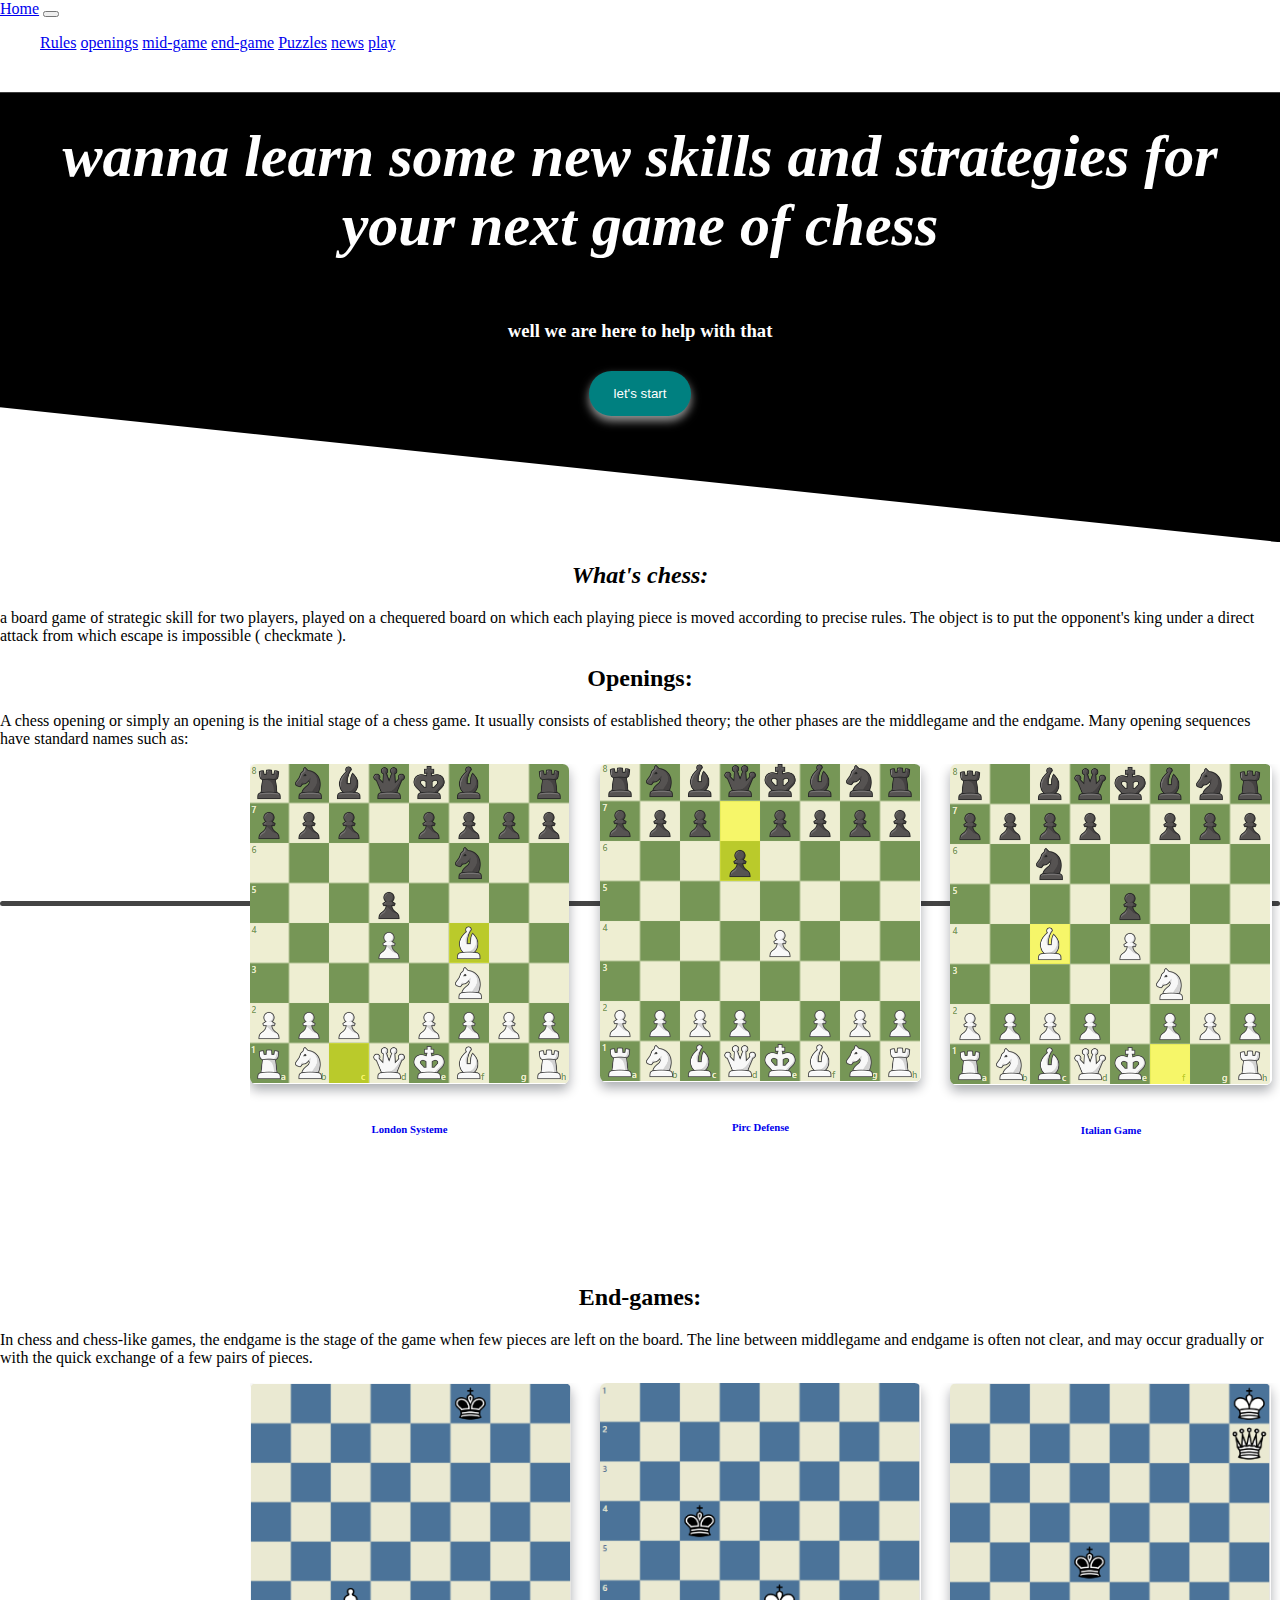
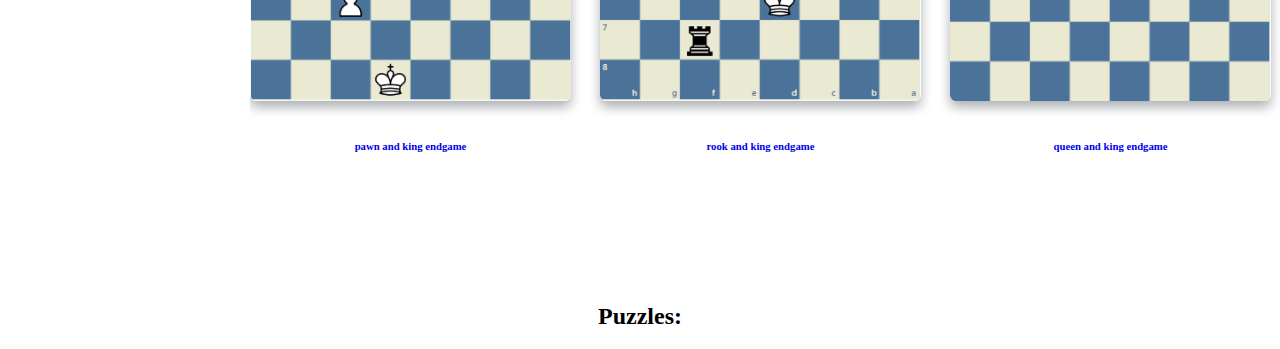
<file: index.html>
<!doctype html>
<html lang="en">
  <head>
    <meta charset="utf-8">
    <meta name="viewport" content="width=device-width, initial-scale=1">
    <link href="https://cdn.jsdelivr.net/npm/bootstrap@5.1.3/dist/css/bootstrap.min.css" rel="stylesheet" integrity="sha384-1BmE4kWBq78iYhFldvKuhfTAU6auU8tT94WrHftjDbrCEXSU1oBoqyl2QvZ6jIW3" crossorigin="anonymous">
    <link rel="stylesheet" href="assets/index.css">
    <title>Hello, world!</title>
  </head>
  <body>
    <script src="https://cdn.jsdelivr.net/npm/bootstrap@5.1.3/dist/js/bootstrap.bundle.min.js" integrity="sha384-ka7Sk0Gln4gmtz2MlQnikT1wXgYsOg+OMhuP+IlRH9sENBO0LRn5q+8nbTov4+1p" crossorigin="anonymous"></script>
    
    <nav class="navbar navbar-expand-lg navbar-light bg-light">
      <div class="container-fluid">
        <a class="navbar-brand" href="index.html">Home</a>
        <button class="navbar-toggler" type="button" data-bs-toggle="collapse" data-bs-target="#navbarNav" aria-controls="navbarNav" aria-expanded="false" aria-label="Toggle navigation">
          <span class="navbar-toggler-icon"></span>
        </button>
        <div class="collapse navbar-collapse" id="navbarNav">
          <ul class="navbar-nav">
            <li class="nav-item">
              <a class="nav-link active" aria-current="page" href="#">Rules</a>
            </li>
            <li class="nav-item">
              <a class="nav-link" href="index.html#opening">openings</a>
            </li>
            <li class="nav-item">
              <a class="nav-link" href="index.html#mid-game">mid-game</a>
            </li>
            <li class="nav-item">
              <a class="nav-link" href="index.html#end-game">end-game</a>
            </li>
            <li class="nav-item">
              <a class="nav-link" href="index.html#Puzzles">Puzzles</a>
            </li>
            <li class="nav-item">
              <a class="nav-link" href="index.html#news">news</a>
            </li>
            <li class="nav-item">
              <a class="nav-link" href="index.html#play">play</a>
            </li>
          </ul>
        </div>
      </div>
    </nav>
    <div class="background">
      <h1><em>wanna learn some new skills and strategies for your next game of chess</em> </h1>
      <h3>well we are here to help with that</h3>
      <button class="start">let's start</button>
      
    </div>

      <container class="main-containers">
        <h2 class="main-heads"><em>What's chess:</em> </h2>
        <p>
            a board game of strategic skill for two players, played on a chequered board on which each playing piece is moved according to precise rules. The object is to put the opponent's king under a direct attack from which escape is impossible ( checkmate ).
        </p>
        

    </container>

    <container>
        <h2 class="main-heads" id="opening" name="opening">Openings:</h2>
        <p>
            A chess opening or simply an opening is the initial stage of a chess game. It usually consists of established theory; the other phases are the middlegame and the endgame. Many opening sequences have standard names such as:
        </p>

        <div class="opening-div">
            <div class="Openings-1">
              <a href="assets/london.html">
            <img src="assets/LondonSysteme.png" alt="London System">
            <h6>London Systeme</h6>
          </a>
        </div>
        <div class="Openings-2">
          <a href="assets/italian.html">
            <img src="assets/ItalianGame.png" alt="Italian Game">
            <h6>Italian Game</h6>
          </a>
        </div>
        <div class="Openings-3">
          <a href="assets/pirc.html">
            <img src="assets/PircDefense.png" alt="Pirc Defense">
            <h6>Pirc Defense</h6>
          </a>
        </div>
        </div>
        
    </container>

    <container>
        <h2 class="main-heads" id="end-game">End-games:</h2>
        <p>
            In chess and chess-like games, the endgame is the stage of the game when few pieces are left on the board. The line between middlegame and endgame is often not clear, and may occur gradually or with the quick exchange of a few pairs of pieces.
        </p>

        <div class="ending-div">
          <div class="ending-1">
            <a href="assets/pawn.html">
          <img src="assets/pawn.png" alt="Pawn endgame" class="endgame-img">
          <h6>pawn and king endgame</h6>
        </a>
      </div>
      <div class="ending-2">
        <a href="assets/queen.html">
          <img src="assets/queen.png" alt="Queen endgame" class="endgame-img">
          <h6>queen and king endgame</h6>
        </a>
      </div>
      <div class="ending-3">
        <a href="assets/rook.html">
          <img src="assets/rook.png" alt="Rook endgame" class="endgame-img">
          <h6>rook and king endgame</h6>
        </a>
      </div>
      </div>
        

    </container>

    <container>
        <h2 class="main-heads" id="Puzzles">Puzzles:</h2>
    </container>



  </body>
</html>
</file>
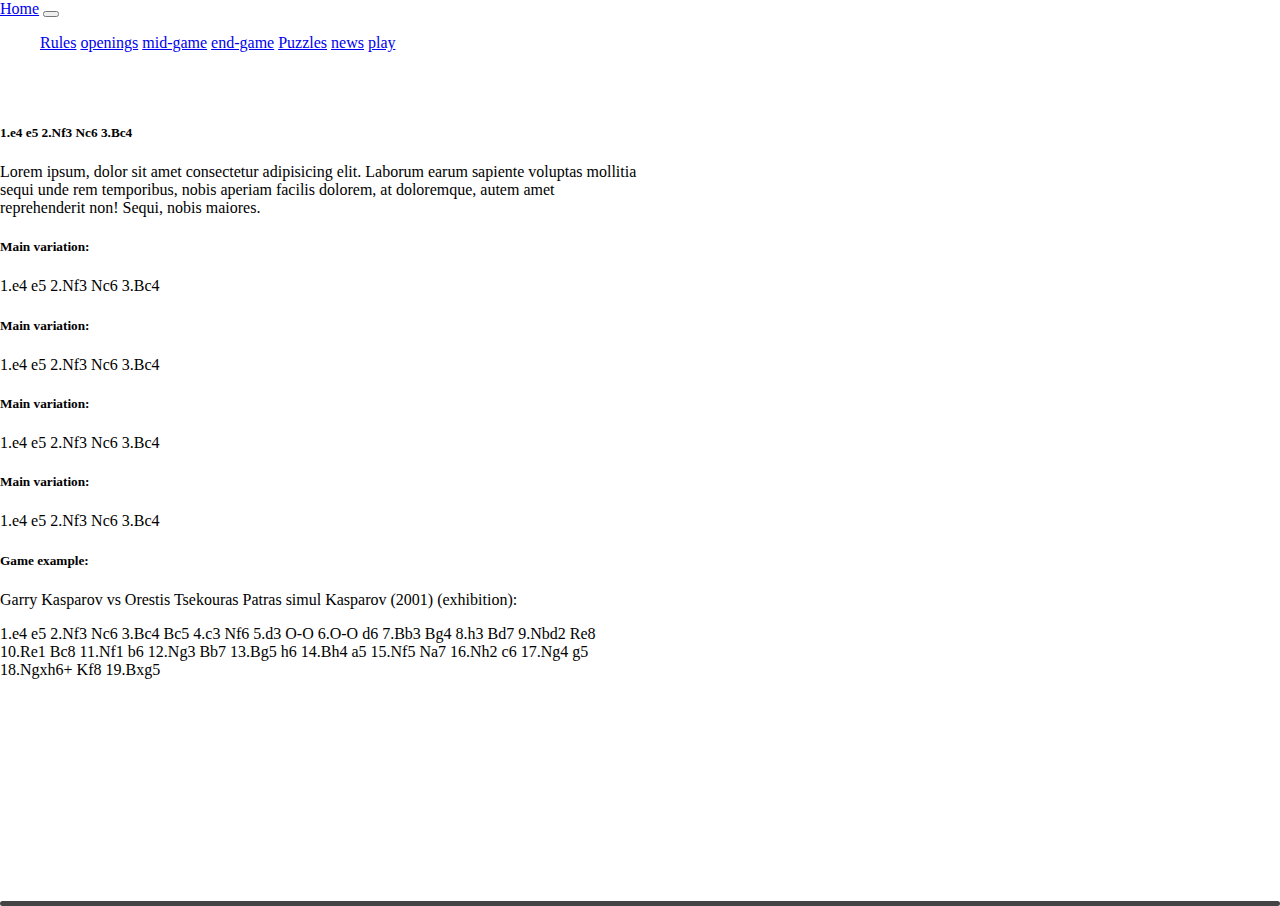
<file: assets/italian.html>
<!doctype html>
<html lang="en">
  <head>
    <meta charset="utf-8">
    <meta name="viewport" content="width=device-width, initial-scale=1">
    <link href="https://cdn.jsdelivr.net/npm/bootstrap@5.1.3/dist/css/bootstrap.min.css" rel="stylesheet" integrity="sha384-1BmE4kWBq78iYhFldvKuhfTAU6auU8tT94WrHftjDbrCEXSU1oBoqyl2QvZ6jIW3" crossorigin="anonymous">
    <link rel="stylesheet" href="/assets/index.css">
    <title>Hello, world!</title>
  </head>
  <body>
    <script src="https://cdn.jsdelivr.net/npm/bootstrap@5.1.3/dist/js/bootstrap.bundle.min.js" integrity="sha384-ka7Sk0Gln4gmtz2MlQnikT1wXgYsOg+OMhuP+IlRH9sENBO0LRn5q+8nbTov4+1p" crossorigin="anonymous"></script>
    
    <nav class="navbar navbar-expand-lg navbar-light bg-light">
      <div class="container-fluid">
        <a class="navbar-brand" href="index.html">Home</a>
        <button class="navbar-toggler" type="button" data-bs-toggle="collapse" data-bs-target="#navbarNav" aria-controls="navbarNav" aria-expanded="false" aria-label="Toggle navigation">
          <span class="navbar-toggler-icon"></span>
        </button>
        <div class="collapse navbar-collapse" id="navbarNav">
          <ul class="navbar-nav">
            <li class="nav-item">
              <a class="nav-link active" aria-current="page" href="#">Rules</a>
            </li>
            <li class="nav-item">
              <a class="nav-link" href="index.html#opening">openings</a>
            </li>
            <li class="nav-item">
              <a class="nav-link" href="index.html#mid-game">mid-game</a>
            </li>
            <li class="nav-item">
              <a class="nav-link" href="index.html#end-game">end-game</a>
            </li>
            <li class="nav-item">
              <a class="nav-link" href="index.html#Puzzles">Puzzles</a>
            </li>
            <li class="nav-item">
              <a class="nav-link" href="index.html#news">news</a>
            </li>
            <li class="nav-item">
              <a class="nav-link" href="index.html#play">play</a>
            </li>
          </ul>
        </div>
      </div>
    </nav>

    
<H3>The Italian Game:  <h5>1.e4 e5 2.Nf3 Nc6 3.Bc4</h5> </H3>
<div class="opening-var-div">

<p>
  Lorem ipsum, dolor sit amet consectetur adipisicing elit. Laborum earum sapiente voluptas mollitia sequi unde rem temporibus, nobis aperiam facilis dolorem, at doloremque, autem amet reprehenderit non! Sequi, nobis maiores.
</p>

<!-- variations (first board) -->

<h5>Main variation:</h5>
<p>1.e4 e5 2.Nf3 Nc6 3.Bc4</p>
<h5>Main variation:</h5>
<p>1.e4 e5 2.Nf3 Nc6 3.Bc4</p>
<h5>Main variation:</h5>
<p>1.e4 e5 2.Nf3 Nc6 3.Bc4</p>
<h5>Main variation:</h5>
<p>1.e4 e5 2.Nf3 Nc6 3.Bc4</p>

<!-- Game example (second board ) -->

<h5>Game example:</h5>
<p>Garry Kasparov vs Orestis Tsekouras
  Patras simul Kasparov (2001) (exhibition):  </p>
<p>
  1.e4 e5 2.Nf3 Nc6 3.Bc4 Bc5 4.c3 Nf6 5.d3 O-O 6.O-O d6 7.Bb3 Bg4 8.h3 Bd7 9.Nbd2 Re8 10.Re1 Bc8 11.Nf1 b6 12.Ng3 Bb7 13.Bg5 h6 14.Bh4 a5 15.Nf5 Na7 16.Nh2 c6 17.Ng4 g5 18.Ngxh6+ Kf8 19.Bxg5
  </p>
</div>

<!-- chess board in here ! (x2)-->

<div>

</div>



  </body>
</html>
</file>
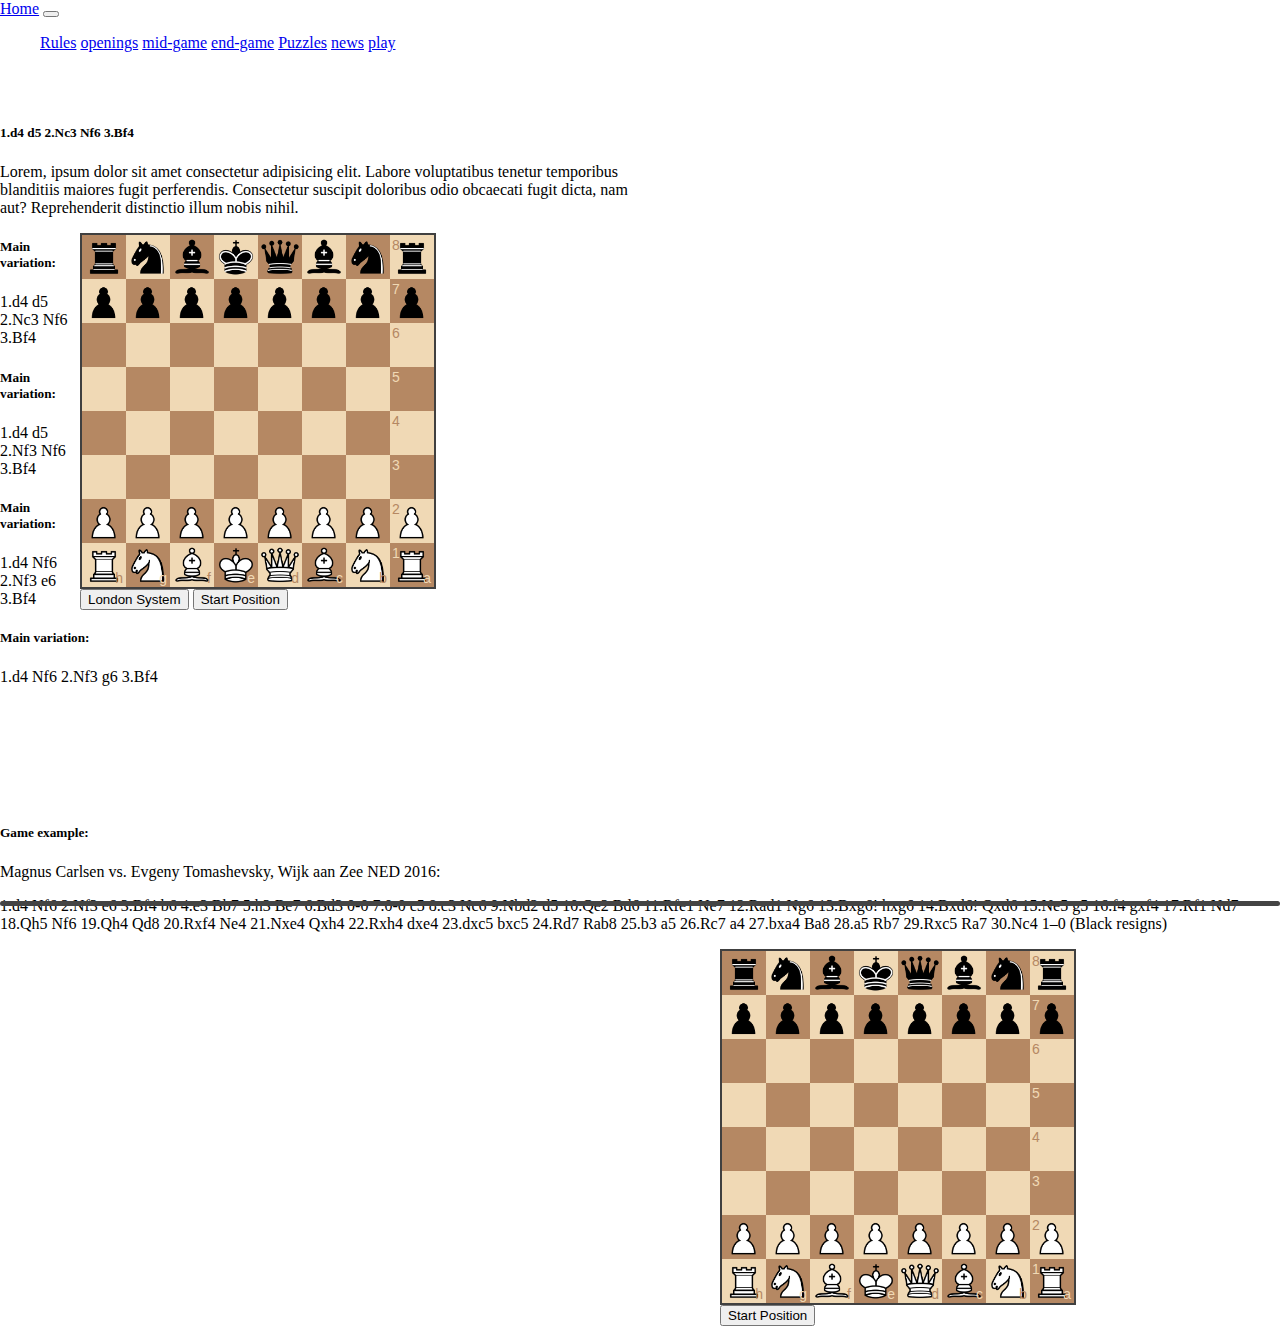
<file: assets/london.html>
<!doctype html>
<html lang="en">
  <head>
    <meta charset="utf-8">
    <meta name="viewport" content="width=device-width, initial-scale=1">
    <link href="https://cdn.jsdelivr.net/npm/bootstrap@5.1.3/dist/css/bootstrap.min.css" rel="stylesheet" integrity="sha384-1BmE4kWBq78iYhFldvKuhfTAU6auU8tT94WrHftjDbrCEXSU1oBoqyl2QvZ6jIW3" crossorigin="anonymous">
    

    <!-- library code -->
    <link rel="stylesheet" href="css/chessboard-1.0.0.min.css">
    <script src="https://code.jquery.com/jquery-1.12.4.min.js"></script>
    <script src="js/chessboard-1.0.0.min.js"></script>

    <!-- library code ends -->

    <link rel="stylesheet" href="index.css">
    <title>Hello, world!</title>
  </head>
  <body>
    <script src="https://cdn.jsdelivr.net/npm/bootstrap@5.1.3/dist/js/bootstrap.bundle.min.js" integrity="sha384-ka7Sk0Gln4gmtz2MlQnikT1wXgYsOg+OMhuP+IlRH9sENBO0LRn5q+8nbTov4+1p" crossorigin="anonymous"></script>
    
    <nav class="navbar navbar-expand-lg navbar-light bg-light">
      <div class="container-fluid">
        <a class="navbar-brand" href="index.html">Home</a>
        <button class="navbar-toggler" type="button" data-bs-toggle="collapse" data-bs-target="#navbarNav" aria-controls="navbarNav" aria-expanded="false" aria-label="Toggle navigation">
          <span class="navbar-toggler-icon"></span>
        </button>
        <div class="collapse navbar-collapse" id="navbarNav">
          <ul class="navbar-nav">
            <li class="nav-item">
              <a class="nav-link active" aria-current="page" href="#">Rules</a>
            </li>
            <li class="nav-item">
              <a class="nav-link" href="index.html#opening">openings</a>
            </li>
            <li class="nav-item">
              <a class="nav-link" href="index.html#mid-game">mid-game</a>
            </li>
            <li class="nav-item">
              <a class="nav-link" href="index.html#end-game">end-game</a>
            </li>
            <li class="nav-item">
              <a class="nav-link" href="index.html#Puzzles">Puzzles</a>
            </li>
            <li class="nav-item">
              <a class="nav-link" href="index.html#news">news</a>
            </li>
            <li class="nav-item">
              <a class="nav-link" href="index.html#play">play</a>
            </li>
          </ul>
        </div>
      </div>
    </nav>
<H3>The London System:  <h5>1.d4 d5 2.Nc3 Nf6 3.Bf4</h5> </H3>

<div class="opening-var-div">

<p>
  Lorem, ipsum dolor sit amet consectetur adipisicing elit. Labore voluptatibus tenetur temporibus blanditiis maiores fugit perferendis. Consectetur suscipit doloribus odio obcaecati fugit dicta, nam aut? Reprehenderit distinctio illum nobis nihil.
</p>

<!-- variations (first board) -->
<div class="board">
<div id="myBoard"  style="width: 360px"></div>
<button id="londonBtn" >London System</button> 
<button id="startBtn" >Start Position</button>
</div>
<script>
   var board = Chessboard('myBoard', {
  draggable: true,
  moveSpeed: 'slow',
  snapbackSpeed: 500,
  snapSpeed: 100,
  position: 'start'
})

$('#londonBtn').on('click', function () {
  board.position('rnbqkbnr/ppp1pppp/8/3p4/3P1B2/8/PPP1PPPP/RN1QKBNR b KQkq')
})
$('#startBtn').on('click', board.start)
</script>


<h5>Main variation:</h5>
<p>1.d4 d5 2.Nc3 Nf6 3.Bf4 </p>
<h5>Main variation:</h5>
<p>1.d4 d5 2.Nf3 Nf6 3.Bf4  </p>
<h5>Main variation:</h5>
<p>1.d4 Nf6 2.Nf3 e6 3.Bf4</p>
<h5>Main variation:</h5>
<p>1.d4 Nf6 2.Nf3 g6 3.Bf4</p>
</div>
<!-- Game example (second board) -->
<div class="game">
<h5>Game example:</h5>
<p>Magnus Carlsen vs. Evgeny Tomashevsky, Wijk aan Zee NED 2016:</p>
<p>
  1.d4 Nf6 2.Nf3 e6 3.Bf4 b6 4.e3 Bb7 5.h3 Be7 6.Bd3 0-0 7.0-0 c5 8.c3 Nc6 9.Nbd2 d5 10.Qe2 Bd6 11.Rfe1 Ne7 12.Rad1 Ng6 13.Bxg6! hxg6 14.Bxd6! Qxd6 15.Ne5 g5 16.f4 gxf4 17.Rf1 Nd7 18.Qh5 Nf6 19.Qh4 Qd8 20.Rxf4 Ne4 21.Nxe4 Qxh4 22.Rxh4 dxe4 23.dxc5 bxc5 24.Rd7 Rab8 25.b3 a5 26.Rc7 a4 27.bxa4 Ba8 28.a5 Rb7 29.Rxc5 Ra7 30.Nc4 1–0 (Black resigns)
  </p>
</div>


<div class="board">
  <div id="myBoard2"  style="width: 360px"></div>
  <button id="startBtn2" >Start Position</button>
  </div>
  <script>
     var myBoard2 = Chessboard('myBoard2', {
    draggable: true,
    moveSpeed: 'slow',
    snapbackSpeed: 500,
    snapSpeed: 100,
    position: 'start'
  })
  
  $('#startBtn2').on('click', myBoard2.start)
  
  </script>



  </body>
</html>
</file>
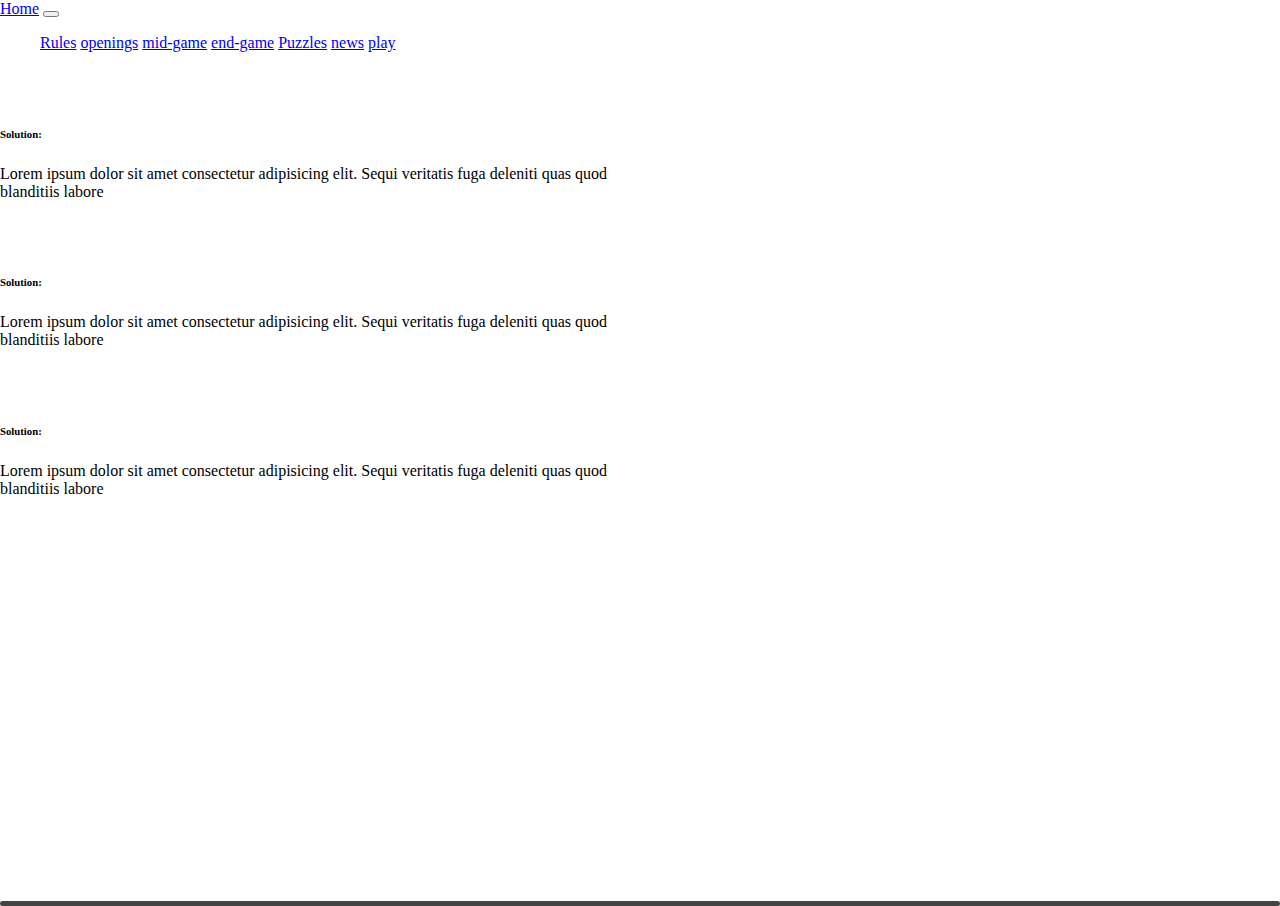
<file: assets/pawn.html>
<!doctype html>
<html lang="en">
  <head>
    <meta charset="utf-8">
    <meta name="viewport" content="width=device-width, initial-scale=1">
    <link href="https://cdn.jsdelivr.net/npm/bootstrap@5.1.3/dist/css/bootstrap.min.css" rel="stylesheet" integrity="sha384-1BmE4kWBq78iYhFldvKuhfTAU6auU8tT94WrHftjDbrCEXSU1oBoqyl2QvZ6jIW3" crossorigin="anonymous">
    <link rel="stylesheet" href="/assets/index.css">
    <title>Hello, world!</title>
  </head>
  <body>
    <script src="https://cdn.jsdelivr.net/npm/bootstrap@5.1.3/dist/js/bootstrap.bundle.min.js" integrity="sha384-ka7Sk0Gln4gmtz2MlQnikT1wXgYsOg+OMhuP+IlRH9sENBO0LRn5q+8nbTov4+1p" crossorigin="anonymous"></script>
    
    <nav class="navbar navbar-expand-lg navbar-light bg-light">
      <div class="container-fluid">
        <a class="navbar-brand" href="index.html">Home</a>
        <button class="navbar-toggler" type="button" data-bs-toggle="collapse" data-bs-target="#navbarNav" aria-controls="navbarNav" aria-expanded="false" aria-label="Toggle navigation">
          <span class="navbar-toggler-icon"></span>
        </button>
        <div class="collapse navbar-collapse" id="navbarNav">
          <ul class="navbar-nav">
            <li class="nav-item">
              <a class="nav-link active" aria-current="page" href="#">Rules</a>
            </li>
            <li class="nav-item">
              <a class="nav-link" href="index.html#opening">openings</a>
            </li>
            <li class="nav-item">
              <a class="nav-link" href="index.html#mid-game">mid-game</a>
            </li>
            <li class="nav-item">
              <a class="nav-link" href="index.html#end-game">end-game</a>
            </li>
            <li class="nav-item">
              <a class="nav-link" href="index.html#Puzzles">Puzzles</a>
            </li>
            <li class="nav-item">
              <a class="nav-link" href="index.html#news">news</a>
            </li>
            <li class="nav-item">
              <a class="nav-link" href="index.html#play">play</a>
            </li>
          </ul>
        </div>
      </div>
    </nav>

    <div class="ending-var-div">
        <h3>First one:</h3>
        <h6>Solution:</h6>
        <p>
            Lorem ipsum dolor sit amet consectetur adipisicing elit. Sequi veritatis fuga deleniti quas quod blanditiis labore
        </p>

    </div>
    <!-- Board in here -->

    <div>

    </div>

    <div class="ending-var-div">
        <h3>Second one:</h3>
        <h6>Solution:</h6>
        <p>
            Lorem ipsum dolor sit amet consectetur adipisicing elit. Sequi veritatis fuga deleniti quas quod blanditiis labore
        </p>

    </div>
    <!-- Board in here -->

    <div>

    </div>

    <div class="ending-var-div">
        <h3>Third one:</h3>
        <h6>Solution:</h6>
        <p>
            Lorem ipsum dolor sit amet consectetur adipisicing elit. Sequi veritatis fuga deleniti quas quod blanditiis labore
        </p>

    </div>
    <!-- Board in here -->

    <div>

    </div>
</file>
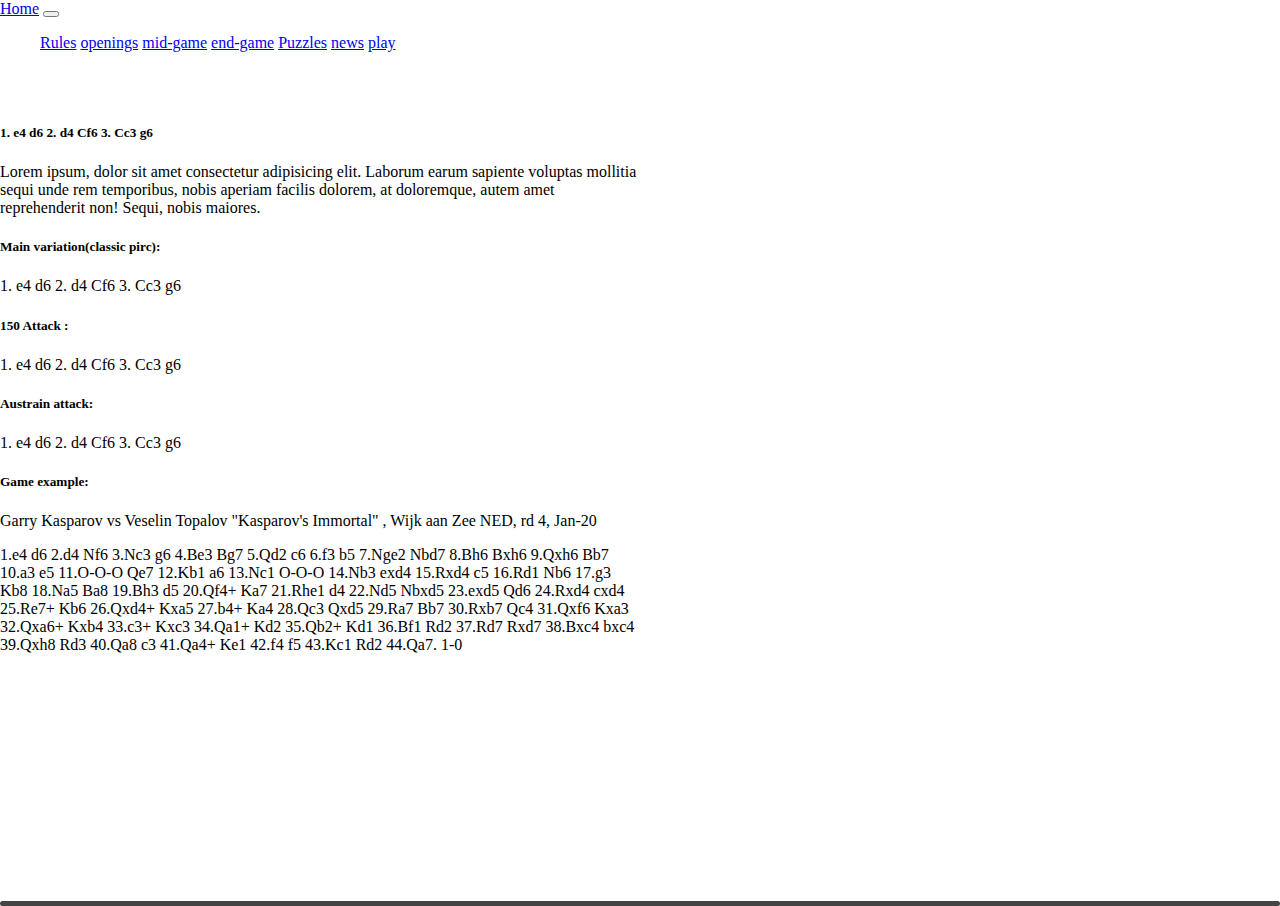
<file: assets/pirc.html>
<!doctype html>
<html lang="en">
  <head>
    <meta charset="utf-8">
    <meta name="viewport" content="width=device-width, initial-scale=1">
    <link href="https://cdn.jsdelivr.net/npm/bootstrap@5.1.3/dist/css/bootstrap.min.css" rel="stylesheet" integrity="sha384-1BmE4kWBq78iYhFldvKuhfTAU6auU8tT94WrHftjDbrCEXSU1oBoqyl2QvZ6jIW3" crossorigin="anonymous">
    <link rel="stylesheet" href="/assets/index.css">
    <title>Hello, world!</title>
  </head>
  <body>
    <script src="https://cdn.jsdelivr.net/npm/bootstrap@5.1.3/dist/js/bootstrap.bundle.min.js" integrity="sha384-ka7Sk0Gln4gmtz2MlQnikT1wXgYsOg+OMhuP+IlRH9sENBO0LRn5q+8nbTov4+1p" crossorigin="anonymous"></script>
    
    <nav class="navbar navbar-expand-lg navbar-light bg-light">
      <div class="container-fluid">
        <a class="navbar-brand" href="index.html">Home</a>
        <button class="navbar-toggler" type="button" data-bs-toggle="collapse" data-bs-target="#navbarNav" aria-controls="navbarNav" aria-expanded="false" aria-label="Toggle navigation">
          <span class="navbar-toggler-icon"></span>
        </button>
        <div class="collapse navbar-collapse" id="navbarNav">
          <ul class="navbar-nav">
            <li class="nav-item">
              <a class="nav-link active" aria-current="page" href="#">Rules</a>
            </li>
            <li class="nav-item">
              <a class="nav-link" href="index.html#opening">openings</a>
            </li>
            <li class="nav-item">
              <a class="nav-link" href="index.html#mid-game">mid-game</a>
            </li>
            <li class="nav-item">
              <a class="nav-link" href="index.html#end-game">end-game</a>
            </li>
            <li class="nav-item">
              <a class="nav-link" href="index.html#Puzzles">Puzzles</a>
            </li>
            <li class="nav-item">
              <a class="nav-link" href="index.html#news">news</a>
            </li>
            <li class="nav-item">
              <a class="nav-link" href="index.html#play">play</a>
            </li>
          </ul>
        </div>
      </div>
    </nav>


<H3>The Pirc Defense:  <h5> 1. e4 d6 2. d4 Cf6 3. Cc3 g6</h5> </H3>
<div class="opening-var-div">

<p>
  Lorem ipsum, dolor sit amet consectetur adipisicing elit. Laborum earum sapiente voluptas mollitia sequi unde rem temporibus, nobis aperiam facilis dolorem, at doloremque, autem amet reprehenderit non! Sequi, nobis maiores.
</p>

<!-- variations (first board) -->

<h5>Main variation(classic pirc):</h5>
<p> 1. e4 d6 2. d4 Cf6 3. Cc3 g6</p>
<h5>150 Attack :</h5>
<p> 1. e4 d6 2. d4 Cf6 3. Cc3 g6</p>
<h5>Austrain attack:</h5>
<p> 1. e4 d6 2. d4 Cf6 3. Cc3 g6</p>

<!-- Game example (second board) -->

<h5>Game example:</h5>
<p>Garry Kasparov vs Veselin Topalov
  "Kasparov's Immortal" , Wijk aan Zee NED, rd 4, Jan-20</p>
<p>
  1.e4 d6 2.d4 Nf6 3.Nc3 g6 4.Be3 Bg7 5.Qd2 c6 6.f3 b5 7.Nge2 Nbd7 8.Bh6 Bxh6 9.Qxh6 Bb7 10.a3 e5 11.O-O-O Qe7 12.Kb1 a6 13.Nc1 O-O-O 14.Nb3 exd4 15.Rxd4 c5 16.Rd1 Nb6 17.g3 Kb8 18.Na5 Ba8 19.Bh3 d5 20.Qf4+ Ka7 21.Rhe1 d4 22.Nd5 Nbxd5 23.exd5 Qd6 24.Rxd4 cxd4 25.Re7+ Kb6 26.Qxd4+ Kxa5 27.b4+ Ka4 28.Qc3 Qxd5 29.Ra7 Bb7 30.Rxb7 Qc4 31.Qxf6 Kxa3 32.Qxa6+ Kxb4 33.c3+ Kxc3 34.Qa1+ Kd2 35.Qb2+ Kd1 36.Bf1 Rd2 37.Rd7 Rxd7 38.Bxc4 bxc4 39.Qxh8 Rd3 40.Qa8 c3 41.Qa4+ Ke1 42.f4 f5 43.Kc1 Rd2 44.Qa7.  1-0
  </p>
</div>

<!-- chess board in here ! (x2)-->

<div>

</div>



  </body>
</html>
</file>
<file: assets/index.css>
body{
    margin: 0%;
}
.background{
    text-align: center;
    position: flex;
    margin: 0;
    padding: 0;
    width: 100%;
    height: 450px;
    background-color: black;
    clip-path: polygon(0 0,100% 0,100% 100%,0 70%);
    box-shadow: 0 6px 12px 0 rgba(4,9, 20,0.33);
   
}
h1{
    position: relative;
    padding-top: 30px;
    padding-bottom: 20px;
    color: white;
    font-size: 60px;
}
@media (max-width: 1024px) {
    h1{
        position: relative;
        padding-top: 30px;
        padding-bottom: 20px;
        color: white;
        font-size: 50px;
    }
     .opening-div {
        position: relative;
        height: 500px;
        margin-left: 250px;
        overflow-x: auto;
        right: 100px;
    }
    .ending-div {
        position: relative;
        height: 500px;
        margin-left: 250px;
        overflow-x: auto;
        right: 100px;
    }
    
   
}
h3{
    color: white;
    padding-bottom: 10px;
}
.start{
display: inline-block;
padding: 15px 25px;
color:white;
background-color: teal;
outline: none;
border: none;
border-radius: 200px 200px 200px 200px;
box-shadow: 0 5px 10px 0 #999;

}
.start:hover{
background-color: rgb(16, 122, 122);
}
.start:active{
background-color: rgb(6, 95, 95 );
box-shadow: 0 2px 5px 0 #999;
transform: translateY(3px);
}
.main-heads {
    text-align: center;
}
 .opening-div a{
    position: absolute;
    text-decoration: none;
    text-align: center;
    
    
}
nav li{
    display: inline-block;
    
    position: relative;
}
nav a::before{
    border-radius: 200px 200px 200px 200px;
    content: "";
    display: block;
    height: 5px;
    width: 100%;
    background-color: #444;
    position: absolute;
    bottom: -6px;
    left: 0;
    right: 0;
    transform: scale(0,1);
    transition: transform ease-in-out 250ms;
}
nav a:hover::before{
    transform: scale(1,1);
}

 .ending-div a{
    position: absolute;
    text-decoration: none;
    text-align: center;
    
    
}
.ending-div img {
    box-shadow: 0 6px 12px 0 rgba(4,9, 20,0.33);
    border-radius: 2%;
    margin-bottom: 10px;
    
}
.opening-div img {
    box-shadow: 0 6px 12px 0 rgba(4,9, 20,0.33);
    border-radius: 2%;
    margin-bottom: 10px;
    
}
img:hover{
    box-shadow:0 4px 8px 0 rgba(4,9, 20,0.33);
    transform:scaleY(4px);
}
.board{
    float: right;
    margin-right: 200px;
    
}
.game{
padding-top: 100px;
}
#board2{
    margin: auto;
    
}

.opening-div {
    position: relative;
    height: 500px;
    margin-left: 250px;
    overflow-x: auto;
   
}
.Openings-2 {
    position: absolute;
    left: 700px;
    
    
}

.Openings-3 {
    position: absolute;
    left: 350px;
    
    
}

.opening-var-div {
    width: 50%;
}

.ending-div {
    position: relative;
    height: 500px;
    margin-left: 250px;
    overflow-x: auto;
}



.ending-2 {
    position: absolute;
    left: 700px;
  
}

.ending-3 {
    position: absolute;
    left: 350px;

}

.endgame-img {
    width: 321px;
    height: 318px;
}

.ending-var-div {
    width: 50%;
}
</file>
<file: assets/css/chessboard-1.0.0.min.css>
/*! chessboard.js v1.0.0 | (c) 2019 Chris Oakman | MIT License chessboardjs.com/license */
.clearfix-7da63{clear:both}.board-b72b1{border:2px solid #404040;box-sizing:content-box}.square-55d63{float:right;position:relative;-webkit-touch-callout:none;-webkit-user-select:none;-khtml-user-select:none;-moz-user-select:none;-ms-user-select:none;user-select:none}.white-1e1d7{background-color:#f0d9b5;color:#b58863}.black-3c85d{background-color:#b58863;color:#f0d9b5}.highlight1-32417,.highlight2-9c5d2{box-shadow:inset 0 0 3px 3px #ff0}.notation-322f9{cursor:default;font-family:"Helvetica Neue",Helvetica,Arial,sans-serif;font-size:14px;position:absolute}.alpha-d2270{bottom:1px;right:3px}.numeric-fc462{top:2px;left:2px}
</file>
